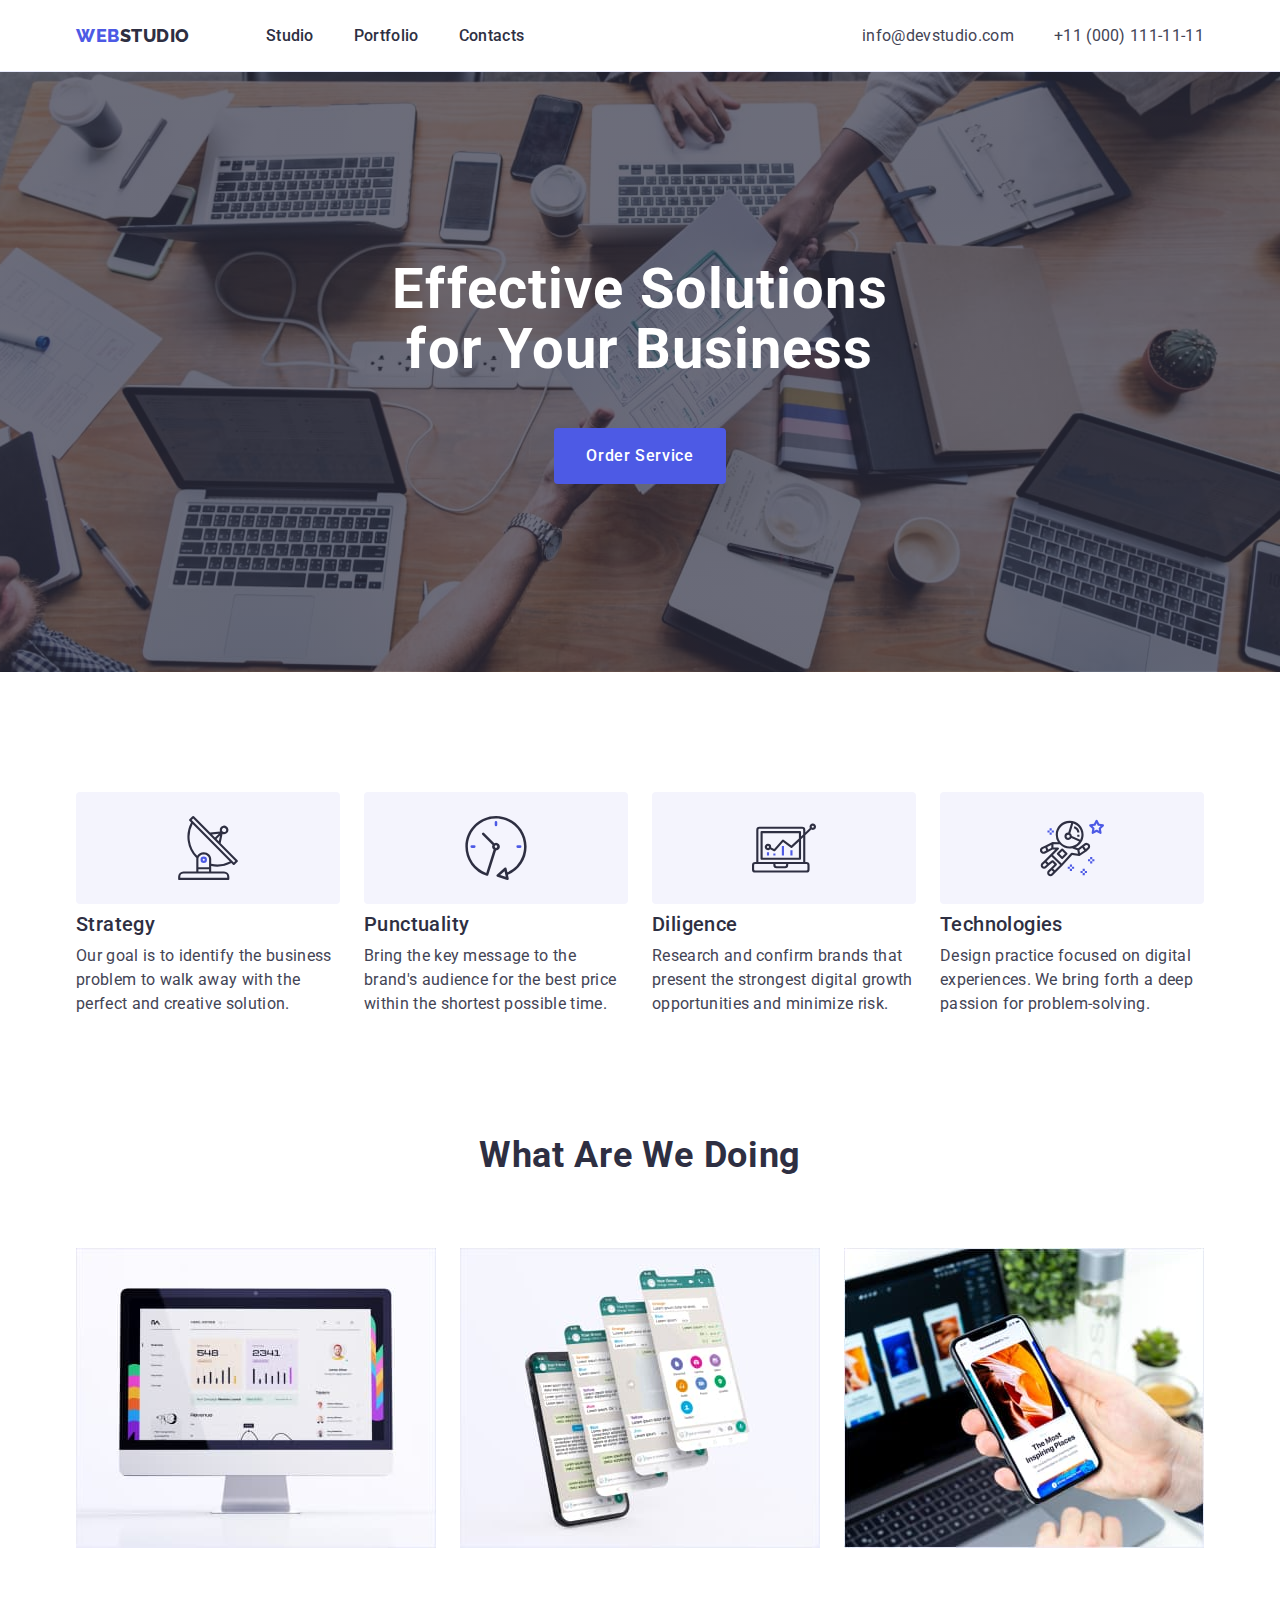
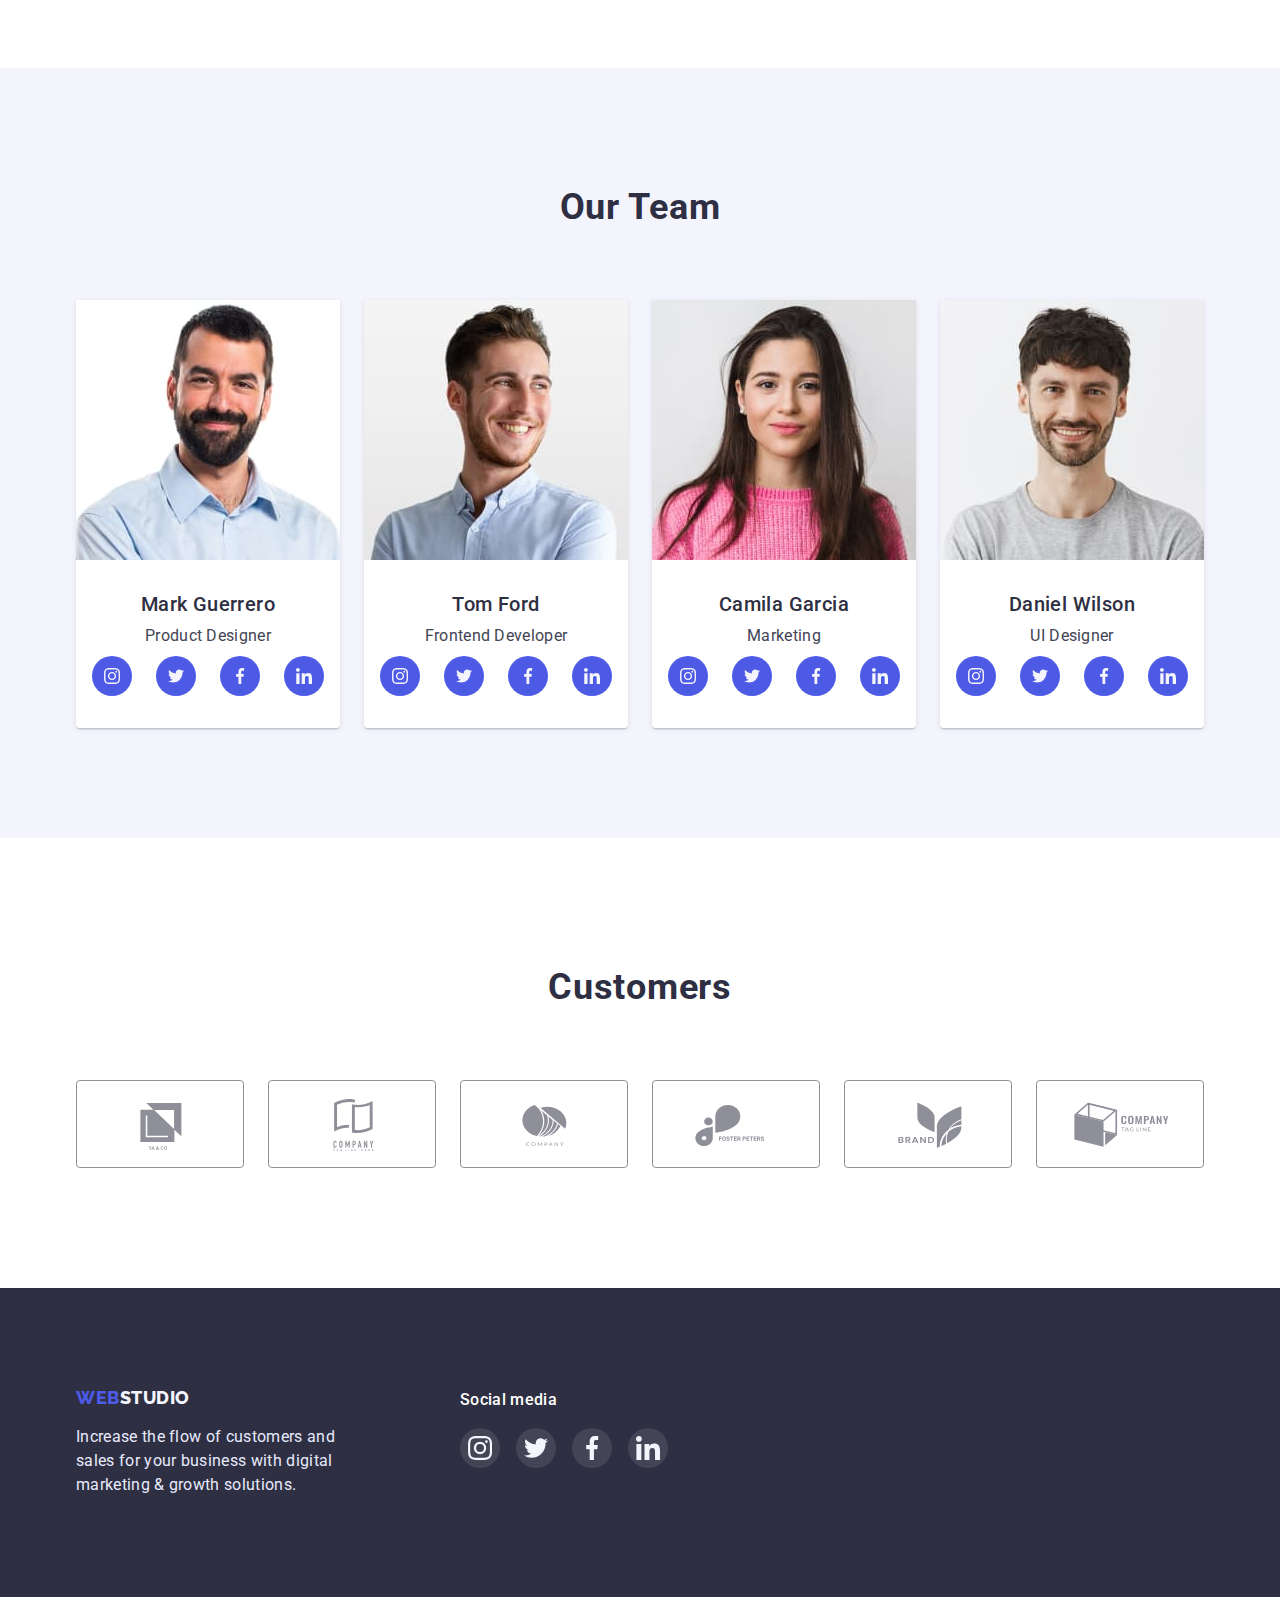
<file: index.html>
<!DOCTYPE html>
<html lang="en">
<head>
    <meta charset="UTF-8">
    <meta http-equiv="X-UA-Compatible" content="IE=edge">
    <meta name="viewport" content="width=device-width, initial-scale=1.0">
    <title>Document</title>
    <link rel="stylesheet" href="https://cdn.jsdelivr.net/npm/modern-normalize@1.1.0/modern-normalize.min.css">
    <link rel="preconnect" href="https://fonts.googleapis.com">
    <link rel="preconnect" href="https://fonts.gstatic.com" crossorigin>
    <link href="https://fonts.googleapis.com/css2?family=Raleway:wght@800&family=Roboto:wght@400;500;700&display=swap"
        rel="stylesheet">
    <link rel="stylesheet" href="./css/styles.css">
</head>
<body>
    <header class="header">
        <div class="container header-container">
           <nav class="nav-wrapper">
               <div><a href="./index.html" class="logo link"><span class="logo-text">WEB</span>STUDIO</a></div>
                         <ul class="nav-block">
                            <li><a href="./index.html" class="nav-link link">Studio</a></li>
                            <li><a href="./portfolio.html" class="nav-link link">Portfolio</a></li>
                            <li><a href="" class="nav-link link">Contacts</a></li>
                         </ul>
           </nav>
        <address>
            <ul class="address-block">
                <li><a href="mailto:info@devstudio.com" class="contacts-link link">info@devstudio.com</a></li>
                <li><a href="tel:+110001111111" class="contacts-link link">+11 (000) 111-11-11</a></li>
            </ul>
        </address>
        </div>
    </header>    
        <main>
                <section class="hero">
                    <div class="container">
                    <h1 class="hero-title">Effective Solutions for Your Business</h1>
                    <button type="button" class="order">Order Service</button>
                    </div>
                </section>
            <section class="section benefits">
                <div class="container">
                <h2 class="visually-hidden">Benefits</h2>
                <ul class="benefits-list">
                    <li class="benefits-item">
                        <div class="benefits-image">
                            <svg class="benefits-icon" width="64" height="64">
                                <use href="./images/icons.svg#icon-antenna"></use>
                            </svg>
                        </div>
                        <h3 class="section-subtitle">Strategy</h3>
                        <p class="section-text">Our goal is to identify the business problem to walk away with the perfect and creative solution.</p>
                    </li>
                    <li class="benefits-item">
                        <div class="benefits-image">
                            <svg class="benefits-icon" width="64" height="64">
                                <use href="./images/icons.svg#icon-clock"></use>
                            </svg>
                        </div>
                        <h3 class="section-subtitle">Punctuality</h3>
                        <p class="section-text">Bring the key message to the brand's audience for the best price within the shortest possible time.</p>
                    </li>
                    <li class="benefits-item">
                        <div class="benefits-image">
                            <svg class="benefits-icon" width="64" height="64">
                                <use href="./images/icons.svg#icon-diagram"></use>
                            </svg>
                        </div>
                        <h3 class="section-subtitle">Diligence</h3>
                        <p class="section-text">Research and confirm brands that present the strongest digital growth opportunities and minimize risk.</p>
                    </li>
                    <li class="benefits-item">
                        <div class="benefits-image">
                            <svg class="benefits-icon" width="64" height="64">
                                <use href="./images/icons.svg#icon-astronaut"></use>
                            </svg>
                        </div>
                        <h3 class="section-subtitle">Technologies</h3>
                        <p class="section-text">Design practice focused on digital experiences. We bring forth a deep passion for problem-solving.</p>
                    </li>
                </ul>
                </div>
            </section>
            <section class="section">
                <div class="container">
                <h2 class="section-title">What are we doing</h2>
                <ul class="what-list">
                    <li class="list-item"><img src="./images/img-1.jpg" alt="monitor" width="360" height="300"></li>
                    <li class="list-item"><img src="./images/img-2.jpg" alt="protective glasses" width="360" height="300"></li>
                    <li class="list-item"><img src="./images/img-3.jpg" alt="phone in hand" width="360" height="300"></li>
                </ul>
                </div>
            </section>
            <section class="section team">
                <div class="container">
                <h2 class="section-title">Our Team</h2>
                <ul class="team-list">
                    <li class="box-content">
                        <img src="./images/mark-guerrero.jpg" alt="first employee" width="264" height="260">
                        <div class="card-content">
                            <h3 class="section-subtitle">Mark Guerrero</h3>
                        <p class="section-text team-text">Product Designer</p>
                        <ul class="social-flex">
                         <li class="social-item">
                            <a class="link socials-link"
                             href="https://www.instagram.com/"
                             aria-label="Instagram"
                             target="_blank"
                             rel="noopener noreferrer">
                            <svg class="team-icon" width="16" height="16">
                                <use href="./images/icons.svg#icon-instagram"></use>
                            </svg>
                            </a>
                         </li>
                         <li class="social-item">
                            <a class="link socials-link" 
                            href="https://twitter.com/" 
                            aria-label="Twitter" 
                            target="_blank" 
                            rel="noopener noreferrer">
                                <svg class="team-icon" width="16" height="16">
                                    <use href="./images/icons.svg#icon-twitter"></use>
                                </svg>
                            </a>
                         </li>
                         <li class="social-item">
                            <a class="link socials-link" 
                            href="https://www.facebook.com/" 
                            aria-label="Facebook" 
                            target="_blank" 
                            rel="noopener noreferrer">
                                <svg class="team-icon" width="16" height="16">
                                    <use href="./images/icons.svg#icon-facebook"></use>
                                </svg>
                            </a>
                         </li>
                         <li class="social-item">
                            <a class="link socials-link" 
                            href="https://www.linkedin.com/" aria-label="Linkedin" target="_blank" rel="noopener noreferrer">
                                <svg class="team-icon" width="16" height="16">
                                    <use href="./images/icons.svg#icon-linkedin"></use>
                                </svg>
                            </a>
                         </li>
                        </ul>
                        </div>    
                    </li>
                    <li class="box-content">
                        <img src="./images/tom-ford.jpg" alt="second employee" width="264" height="260">
                        <div class="card-content">
                            <h3 class="section-subtitle">Tom Ford</h3>
                            <p class="section-text team-text">Frontend Developer</p>
                            <ul class="social-flex">
                                <li class="social-item">
                                    <a class="link socials-link" 
                                    href="https://www.instagram.com/" 
                                    aria-label="Instagram" 
                                    target="_blank" 
                                    rel="noopener noreferrer">
                                        <svg class="team-icon" width="16" height="16">
                                            <use href="./images/icons.svg#icon-instagram"></use>
                                        </svg>
                                    </a>
                                </li>
                                <li class="social-item">
                                    <a class="link socials-link" href="https://twitter.com/" aria-label="Twitter" target="_blank" rel="noopener noreferrer">
                                        <svg class="team-icon" width="16" height="16">
                                            <use href="./images/icons.svg#icon-twitter"></use>
                                        </svg>
                                    </a>
                                </li>
                                <li class="social-item">
                                    <a class="link socials-link" href="https://www.facebook.com/" aria-label="Facebook" target="_blank" rel="noopener noreferrer">
                                        <svg class="team-icon" width="16" height="16">
                                            <use href="./images/icons.svg#icon-facebook"></use>
                                        </svg>
                                        </a>
                                </li>
                                <li class="social-item">
                                    <a class="link socials-link" href="https://www.linkedin.com/" aria-label="Linkedin" target="_blank" rel="noopener noreferrer">
                                        <svg class="team-icon" width="16" height="16">
                                            <use href="./images/icons.svg#icon-linkedin"></use>
                                        </svg>
                                    </a>
                                </li>
                            </ul>
                        </div>
                    </li>
                    <li class="box-content">
                        <img src="./images/camila-garcia.jpg" alt="third employee" width="264" height="260">
                        <div class="card-content">
                            <h3 class="section-subtitle">Camila Garcia</h3>
                            <p class="section-text team-text">Marketing</p>
                            <ul class="social-flex">
                                <li class="social-item">
                                    <a class="link socials-link" href="https://www.instagram.com/" aria-label="Instagram" target="_blank" rel="noopener noreferrer">
                                        <svg class="team-icon" width="16" height="16">
                                            <use href="./images/icons.svg#icon-instagram"></use>
                                        </svg>
                                    </a>
                                </li>
                                <li class="social-item">
                                    <a class="link socials-link" href="https://twitter.com/" aria-label="Twitter" target="_blank" rel="noopener noreferrer">
                                        <svg class="team-icon" width="16" height="16">
                                            <use href="./images/icons.svg#icon-twitter"></use>
                                        </svg>
                                    </a>
                                </li>
                                <li class="social-item">
                                <a class="link socials-link" href="https://www.facebook.com/" aria-label="Facebook" target="_blank" rel="noopener noreferrer">
                                    <svg class="team-icon" width="16" height="16">
                                        <use href="./images/icons.svg#icon-facebook"></use>
                                    </svg>
                                    </a>
                                </li>
                                <li class="social-item">
                                    <a class="link socials-link" href="https://www.linkedin.com/" aria-label="Linkedin" target="_blank" rel="noopener noreferrer">
                                        <svg class="team-icon" width="16" height="16">
                                            <use href="./images/icons.svg#icon-linkedin"></use>
                                        </svg>
                                        </a>
                                </li>
                            </ul>
                        </div>
                    </li>
                    <li class="box-content">
                        <img src="./images/daniel-wilson.jpg" alt="fourth employee" width="264" height="260">
                        <div class="card-content">
                            <h3 class="section-subtitle">Daniel Wilson</h3>
                            <p class="section-text team-text">UI Designer</p>
                            <ul class="social-flex">
                                <li class="social-item">
                                    <a class="link socials-link" href="https://www.instagram.com/" aria-label="Instagram" target="_blank" rel="noopener noreferrer">
                                        <svg class="team-icon" width="16" height="16">
                                            <use href="./images/icons.svg#icon-instagram"></use>
                                        </svg>
                                    </a>
                                </li>
                                <li class="social-item">
                                    <a class="link socials-link" href="https://twitter.com/" aria-label="Twitter" target="_blank" rel="noopener noreferrer">
                                        <svg class="team-icon" width="16" height="16">
                                            <use href="./images/icons.svg#icon-twitter"></use>
                                        </svg>
                                    </a>
                                </li>
                                <li class="social-item">
                                    <a class="link socials-link" href="https://www.facebook.com/" aria-label="Facebook" target="_blank" rel="noopener noreferrer">
                                        <svg class="team-icon" width="16" height="16">
                                            <use href="./images/icons.svg#icon-facebook"></use>
                                        </svg>
                                        </a>
                                </li>
                                <li class="social-item">
                                    <a class="link socials-link" href="https://www.linkedin.com/" aria-label="Linkedin" target="_blank" rel="noopener noreferrer">
                                        <svg class="team-icon" width="16" height="16">
                                            <use href="./images/icons.svg#icon-linkedin"></use>
                                        </svg>
                                        </a>
                                </li>
                            </ul>
                        </div>
                    </li>
                </ul>
                </div>
            </section>
            <section class="section customers-section">
                <div class="container">
                    <h2 class="section-title">Customers</h2>
                    <ul class="customers-wrapper">
                        <li class="customers">
                            <a class="link customers-link" href="" aria-label="YA & CO" target="_blank" rel="noopener noreferrer">
                                <svg class="customers-icon" width="104" height="56">
                                   <use href="./images/icons.svg#icon-client-first"></use>
                                </svg>
                            </a>
                        </li>
                        <li class="customers">
                            <a class="link customers-link" href="" aria-label="COMPANY TAGLINE HERE" target="_blank" rel="noopener noreferrer">
                                <svg class="customers-icon" width="104" height="56">
                                    <use href="./images/icons.svg#icon-client-second"></use>
                                </svg>
                            </a>
                        </li>
                        <li class="customers">
                            <a class="link customers-link" href="" aria-label="COMPANY" target="_blank" rel="noopener noreferrer">
                                <svg class="customers-icon" width="104" height="56">
                                    <use href="./images/icons.svg#icon-client-third"></use>
                                </svg>
                            </a>
                        </li>
                        <li class="customers">
                            <a class="link customers-link" href="" aria-label="FOSTER PETERS" target="_blank" rel="noopener noreferrer">
                                <svg class="customers-icon" width="104" height="56">
                                    <use href="./images/icons.svg#icon-client-fourth"></use>
                                </svg>
                            </a>
                        </li>
                        <li class="customers">
                            <a class="link customers-link" href="" aria-label="BRAND" target="_blank" rel="noopener noreferrer">
                                <svg class="customers-icon" width="104" height="56">
                                    <use href="./images/icons.svg#icon-client-fifth"></use>
                                </svg>
                            </a>
                        </li>
                        <li class="customers">
                            <a class="link customers-link" href="" aria-label="COMPANY TAG LINE" target="_blank" rel="noopener noreferrer">
                                <svg class="customers-icon" width="104" height="56">
                                    <use href="./images/icons.svg#icon-client-sixth"></use>
                                </svg>
                            </a>
                        </li>
                    </ul>
                </div>
            </section>
        </main>
        <footer class="footer">
            <div class="container footer-box">
            <div class="footer-content">
                <a href="./index.html" class="logo-1 link"><span class="logo-text">WEB</span>STUDIO</a>
                <p class="footer-text">Increase the flow of customers and sales for your business with digital marketing & growth solutions.</p>
            </div>
            <div>
                <h3 class="footer-social">Social media</h3>
            <ul class="social-flex">
                <li class="footer-item">
                    <a class="link footer-link" href="https://www.instagram.com/" aria-label="Instagram" target="_blank"
                        rel="noopener noreferrer">
                        <svg class="team-icon" width="24" height="24">
                            <use href="./images/icons.svg#icon-instagram"></use>
                        </svg>
                    </a>
                </li>
                <li class="footer-item">
                    <a class="link footer-link" href="https://twitter.com/" aria-label="Twitter" target="_blank"
                        rel="noopener noreferrer">
                        <svg class="team-icon" width="24" height="24">
                            <use href="./images/icons.svg#icon-twitter"></use>
                        </svg>
                    </a>
                </li>
                <li class="footer-item">
                    <a class="link footer-link" href="https://www.facebook.com/" aria-label="Facebook" target="_blank"
                        rel="noopener noreferrer">
                        <svg class="team-icon" width="24" height="24">
                            <use href="./images/icons.svg#icon-facebook"></use>
                        </svg>
                    </a>
                </li>
                <li class="footer-item">
                    <a class="link footer-link" href="https://www.linkedin.com/" aria-label="Linkedin" target="_blank"
                        rel="noopener noreferrer">
                        <svg class="team-icon" width="24" height="24">
                            <use href="./images/icons.svg#icon-linkedin"></use>
                        </svg>
                    </a>
                </li>
            </ul>
            </div>
            </div>
        </footer>
</body>
</html>
</file>
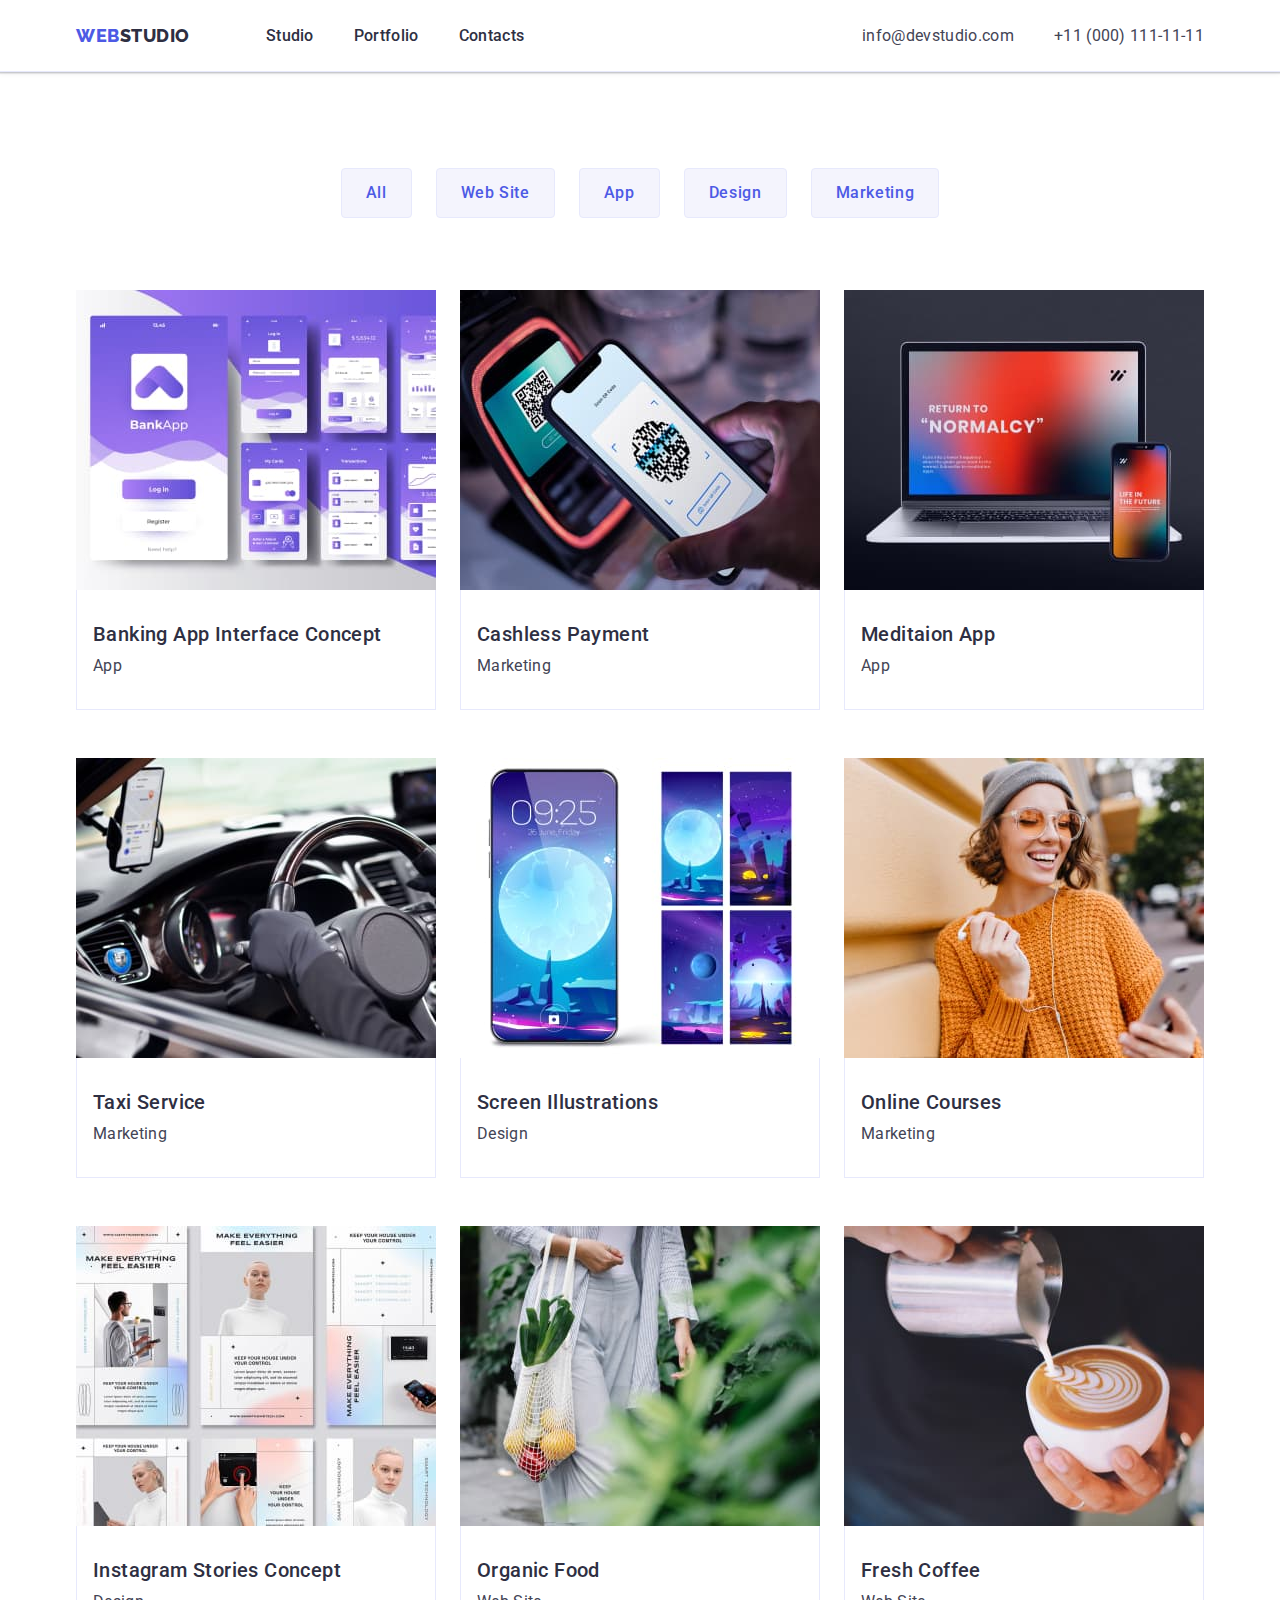
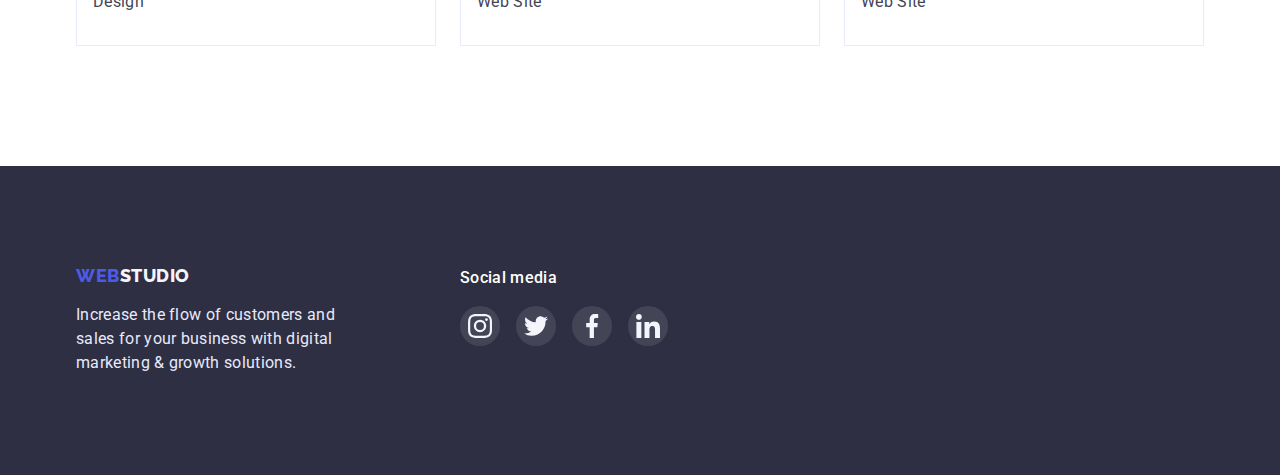
<file: portfolio.html>
<!DOCTYPE html>
<html lang="en">
<head>
    <meta charset="UTF-8">
    <meta http-equiv="X-UA-Compatible" content="IE=edge">
    <meta name="viewport" content="width=device-width, initial-scale=1.0">
    <title>Document</title>
    <link rel="stylesheet" href="https://cdn.jsdelivr.net/npm/modern-normalize@1.1.0/modern-normalize.min.css">
    <link rel="preconnect" href="https://fonts.googleapis.com">
    <link rel="preconnect" href="https://fonts.gstatic.com" crossorigin>
    <link href="https://fonts.googleapis.com/css2?family=Raleway:wght@800&family=Roboto:wght@400;500;700&display=swap"
        rel="stylesheet">
    <link rel="stylesheet" href="./css/styles.css">
</head>
<body>
    <header class="header">
        <div class="container header-container">
            <nav class="nav-wrapper">
                <div><a href="./index.html" class="logo link"><span class="logo-text">WEB</span>STUDIO</a></div>
                    <ul class="nav-block">
                        <li><a href="./index.html" class="nav-link link">Studio</a></li>
                        <li><a href="./portfolio.html" class="nav-link link">Portfolio</a></li>
                        <li><a href="" class="nav-link link">Contacts</a></li>
                    </ul>
            </nav>
        <address>
            <ul class="address-block">
                <li><a href="mailto:info@devstudio.com" class="contacts-link link">info@devstudio.com</a></li>
                <li><a href="tel:+110001111111" class="contacts-link link">+11 (000) 111-11-11</a></li>
            </ul>
        </address>
        </div>
    </header>
    <main>
        <section class="section portfolio-section">
            <div class="container">
            <h1 class="visually-hidden">Portfolio</h1>
            <ul class="flex-button">
                <li><button type="button" class="button">All</button></li>
                <li><button type="button" class="button">Web Site</button></li>
                <li><button type="button" class="button">App</button></li>
                <li><button type="button" class="button">Design</button></li>
                <li><button type="button" class="button">Marketing</button></li>
            </ul>
            <ul class="flex-list">
                <li>
                    <a class="portfolio-link link" href="" aria-label="Banking App Interface Concept" target="_blank"
                            rel="noopener noreferrer">
                        <img src="./images/example-1.jpg" alt="Banking App screens" width="360" height="300">
                        <div class="portfolio-card">
                            <h2 class="section-subtitle">Banking App Interface Concept</h2>
                            <p class="section-text">App</p>
                        </div>
                    </a>
                </li>
                <li>
                    <a class="portfolio-link link" href="" aria-label="Cashless Payment" target="_blank"
                            rel="noopener noreferrer">
                        <img src="./images/example-2.jpg" alt="QR code and phone" width="360" height="300">
                        <div class="portfolio-card">
                            <h2 class="section-subtitle">Cashless Payment</h2>
                            <p class="section-text">Marketing</p>
                        </div>
                    </a>
                </li>
                <li>
                    <a class="portfolio-link link" href="" aria-label="Meditaion App" target="_blank"
                            rel="noopener noreferrer">
                        <img src="./images/example-3.jpg" alt="laptop and phone" width="360" height="300">
                        <div class="portfolio-card">
                            <h2 class="section-subtitle">Meditaion App</h2>
                            <p class="section-text">App</p>
                        </div>
                    </a>
                </li>
                <li>
                    <a class="portfolio-link link" href="" aria-label="Taxi Service" target="_blank"
                            rel="noopener noreferrer">
                        <img src="./images/example-4.jpg" alt="car" width="360" height="300">
                        <div class="portfolio-card">
                            <h2 class="section-subtitle">Taxi Service</h2>
                            <p class="section-text">Marketing</p>
                        </div>
                    </a>
                </li>
                <li>
                    <a class="portfolio-link link" href="" aria-label="Screen Illustrations" target="_blank"
                            rel="noopener noreferrer">
                        <img src="./images/example-5.jpg" alt="phone and screens" width="360" height="300">
                        <div class="portfolio-card">
                            <h2 class="section-subtitle">Screen Illustrations</h2>
                            <p class="section-text">Design</p>
                        </div>
                    </a>
                </li>
                <li>
                    <a class="portfolio-link link" href="" aria-label="Online Courses" target="_blank"
                            rel="noopener noreferrer">
                        <img src="./images/example-6.jpg" alt="girl with phone" width="360" height="300">
                        <div class="portfolio-card">
                            <h2 class="section-subtitle">Online Courses</h2>
                            <p class="section-text">Marketing</p>
                        </div>
                    </a>
                </li>
                <li>
                    <a class="portfolio-link link" href="" aria-label="Instagram Stories Concept" target="_blank"
                            rel="noopener noreferrer">
                        <img src="./images/example-7.jpg" alt="examples of stories" width="360" height="300">
                        <div class="portfolio-card">
                            <h2 class="section-subtitle">Instagram Stories Concept</h2>
                            <p class="section-text">Design</p>
                        </div>
                    </a>
                </li>
                <li>
                    <a class="portfolio-link link" href="" aria-label="Organic Food" target="_blank"
                            rel="noopener noreferrer">
                        <img src="./images/example-8.jpg" alt="food in a bag" width="360" height="300">
                        <div class="portfolio-card">
                            <h2 class="section-subtitle">Organic Food</h2>
                            <p class="section-text">Web Site</p>
                        </div>
                    </a>
                </li>
                <li>
                    <a class="portfolio-link link" href="" aria-label="Fresh Coffee" target="_blank"
                            rel="noopener noreferrer">
                        <img src="./images/example-9.jpg" alt="a cup of coffee" width="360" height="300">
                        <div class="portfolio-card">
                            <h2 class="section-subtitle">Fresh Coffee</h2>
                            <p class="section-text">Web Site</p>
                        </div>
                    </a>
                </li>
            </ul>
            </div>
        </section>
    </main>
    <footer class="footer">
        <div class="container footer-box">
            <div class="footer-content">
                <a href="./index.html" class="logo-1 link"><span class="logo-text">WEB</span>STUDIO</a>
                <p class="footer-text">Increase the flow of customers and sales for your business with digital marketing &
                    growth solutions.</p>
            </div>
            <div>
                <h3 class="footer-social">Social media</h3>
                <ul class="social-flex">
                    <li class="footer-item">
                        <a class="link footer-link" href="https://www.instagram.com/" aria-label="Instagram" target="_blank"
                            rel="noopener noreferrer">
                            <svg class="team-icon" width="24" height="24">
                                <use href="./images/icons.svg#icon-instagram"></use>
                            </svg>
                        </a>
                    </li>
                    <li class="footer-item">
                        <a class="link footer-link" href="https://twitter.com/" aria-label="Twitter" target="_blank"
                            rel="noopener noreferrer">
                            <svg class="team-icon" width="24" height="24">
                                <use href="./images/icons.svg#icon-twitter"></use>
                            </svg>
                        </a>
                    </li>
                    <li class="footer-item">
                        <a class="link footer-link" href="https://www.facebook.com/" aria-label="Facebook" target="_blank"
                            rel="noopener noreferrer">
                            <svg class="team-icon" width="24" height="24">
                                <use href="./images/icons.svg#icon-facebook"></use>
                            </svg>
                        </a>
                    </li>
                    <li class="footer-item">
                        <a class="link footer-link" href="https://www.linkedin.com/" aria-label="Linkedin" target="_blank"
                            rel="noopener noreferrer">
                            <svg class="team-icon" width="24" height="24">
                                <use href="./images/icons.svg#icon-linkedin"></use>
                            </svg>
                        </a>
                    </li>
                </ul>
            </div>
        </div>
    </footer>
</body>
</html>
</file>
<file: css/styles.css>
:root {
    --primary-bgc-color: #fff;
    --secondary-bgc-color: #2E2F42;
    --third-bgc-color: #F4F4FD;
    --primary-text-color: #2E2F42;
    --secondary-text-color: #434455;
    --hero-text-color: #fff;
    --web-logo-color: #4D5AE5;
    --nav-active-color: #404BBF;
    --footer-studio-color: #F4F4FD;
    --footer-text-color: #E7E9FC;
    --order-button-color: #4D5AE5;
    --order-text-color: #FFF;
    --order-active-button-color: #404BBF;
    --buttons-bgc-color: #F4F4FD;
    --buttons-text-color: #4D5AE5;
    --buttons-active-bgc-color: #404BBF;
    --buttons-active-text-color: #fff;
    --border-customers-color: #8E8F99;
    --footer-second-bgc: #31D0AA;
}

/*reset start*/

h1,
h2,
h3,
h4,
h5,
h6,
p {
    margin: 0;
}

ul {
    margin: 0;
    padding: 0;
    list-style-type: none;
}

.visually-hidden {
    position: absolute;
    width: 1px;
    height: 1px;
    margin: -1px;
    border: 0;
    padding: 0;

    white-space: nowrap;
    clip-path: inset(100%);
    clip: rect(0 0 0 0);
    overflow: hidden;
}

body {
    background-color: var(--primary-bgc-color);
    color: var(--primary-text-color);

    font-family: 'Roboto', sans-serif;
    font-size: 16px;
}

img {
    display: block;
}

/*Studio page start*/

/*Header start*/

.header {
    padding-top: 24px;
    padding-bottom: 23px;
    border-bottom: 1px solid #E7E9FC;
    box-shadow: 0px 2px 1px rgba(46, 47, 66, 0.08), 0px 1px 1px rgba(46, 47, 66, 0.16), 0px 1px 6px rgba(46, 47, 66, 0.08);
}

.container {
    width: 1158px;
    padding-left: 15px;
    padding-right: 15px;
    margin-left: auto;
    margin-right: auto;
}

.header-container {
    display: flex;
    align-items: center;
}

/*Nav start*/

.nav-wrapper {
    display: flex;
    margin-right: auto;
    align-items: center;
}

.logo {
    margin-right: 76px;
    color: var(--primary-text-color);
    font-family: 'Raleway', sans-serif;
    letter-spacing: 0.03em;
    font-weight: 800;
    font-size: 18px;
    line-height: 1.33;
    padding: 24px 0;
}

.link {
    text-decoration: none;
    color: currentColor;
}

.logo-text {
    color: var(--web-logo-color);
}

.nav-block {
    display: flex;
    gap: 40px;
}

.nav-link {
    padding-top: 24px;
    padding-bottom: 24px;
    color: var(--primary-text-color);
    font-weight: 500;
    line-height: 1.5;
    letter-spacing: 0.02em;
}

.nav-link:hover,
.nav-link:focus {
    color: var(--nav-active-color);
}

/*Nav end*/

/*Addres start*/

.address-block {
    display: flex;
    gap: 40px;
}

.contacts-link {
    padding-top: 24px;
    padding-bottom: 24px;
    color: var(--secondary-text-color);
    line-height: 1.5;
    letter-spacing: 0.02em;
    font-style: normal;
}

.contacts-link:hover,
.contacts-link:focus {
    color: var(--nav-active-color);
}

/*Addres end*/

/*Header end*/



/*Studio main start*/

/*Hero start*/

.hero {
    padding: 188px 0;
    background-color: var(--secondary-bgc-color);
    max-width: 1440px;
    margin-right: auto;
    margin-left: auto;
    background-image: linear-gradient(rgba(46, 47, 66, 0.7), rgba(46, 47, 66, 0.7)),
    url(../images/hero-image.jpg);
    background-repeat: no-repeat;
    background-position: center;
    background-size: cover;
}

.hero-title {
    width: 496px;
    margin-right: auto;
    margin-left: auto;
    margin-bottom: 48px;
    color: var(--hero-text-color);
    font-size: 56px;
    line-height: 1.07;
    text-align: center;
    letter-spacing: 0.02em;
}

.order {
    display: block;
    margin-left: auto;
    margin-right: auto;
    padding: 16px 32px;
    border-radius: 4px;
    border: 0;
    background-color: var(--order-button-color);
    color: var(--order-text-color);
    letter-spacing: 0.04em;
    font-weight: 500;
    line-height: 1.5;
}

.order:hover,
.order:focus {
    background-color: var(--order-active-button-color);
    color: var(--order-text-color);
    cursor: pointer;
}

/*Hero end*/

/*Benefits start*/

.section {
    padding-top: 120px;
    padding-bottom: 120px;
}

.section.benefits {
    padding-bottom: 0;
}

.benefits-list {
    display: flex;
}

.benefits-item {
    width: 264px;
}

.benefits-item:not(:last-child) {
    margin-right: 24px;
}

.benefits-image {
    display: flex;
    justify-content: center;
    align-items: center;
    height: 112px;
    background-color: var(--buttons-bgc-color);
    border-radius: 4px;
    margin-bottom: 8px;
}

.section-subtitle {
    margin-bottom: 8px;
    font-weight: 500;
    font-size: 20px;
    line-height: 1.2;
    letter-spacing: 0.02em;
}

.section-text {
    color: var(--secondary-text-color);
    line-height: 1.5;
    letter-spacing: 0.02em;
}

/*Benefits end*/

/*What Are We Doing start*/

.section-title {
    font-size: 36px;
    line-height: 1.11;
    text-align: center;
    letter-spacing: 0.02em;
    text-transform: capitalize;
    margin-bottom: 72px;
}

.what-list {
    display: flex;
    margin-right: auto;
    margin-left: auto;
}

.list-item:not(:last-child) {
    margin-right: 24px;
}

/*What Are We Doing end*/

/*Our team start*/

.section.team {
    padding-bottom: 110px;
    background-color: var(--third-bgc-color);
}

.team-list {
    display: flex;
}

.box-content {
    box-shadow: 0px 1px 6px rgba(46, 47, 66, 0.08),
    0px 1px 1px rgba(46, 47, 66, 0.16),
    0px 2px 1px rgba(46, 47, 66, 0.08);
    border-radius: 0px 0px 4px 4px;
}

.box-content:not(:last-child) {
    margin-right: 24px;
}

.card-content {
    text-align: center;
    padding-left: 16px;
    padding-right: 16px;
    padding-top: 32px;
    padding-bottom: 32px;
    border-radius: 0px 0px 4px 4px;
    background-color: var(--primary-bgc-color);
}

.team-text {
    margin-bottom: 8px;
}

.social-flex {
    display: flex;
}

.social-item:not(:last-child) {
    margin-right: 24px;
}

.socials-link {
    display: flex;
    align-items: center;
    justify-content: center;
    width: 40px;
    height: 40px;
    border-radius: 50%;
    background-color: var(--order-button-color);
}

.socials-link:hover,
.socials-link:focus {
    background-color: var(--buttons-active-bgc-color);
    cursor: pointer;
}

.team-icon {
    fill: var(--buttons-bgc-color);
}

/*Our team end*/

/*Customers start*/

.section.customers-section {
    padding-top: 130px;
}

.customers-wrapper {
    display: flex;
    gap: 24px;
    margin-left: auto;
    margin-right: auto;
}

.customers {
    width: 168px;
}

.customers-link {
    fill: var(--border-customers-color);
    display: flex;
    align-items: center;
    justify-content: center;
    width: 100%;
    height: 88px;
    border: 1px solid var(--border-customers-color);
    border-radius: 4px;
}

.customers-link:hover,
.customers-link:focus {
    border-color: var(--buttons-active-bgc-color);
}

.customers-link:hover .customers-icon,
.customers-link:focus .customers-icon {
    fill: var(--buttons-active-bgc-color);
    border-color: var(--buttons-active-bgc-color);
}

/*Customers end*/

/*Studio main end*/



/*Footer start*/

.footer {
    padding-top: 100px;
    padding-bottom: 100px;
    background-color: var(--secondary-bgc-color);
}

.footer-box {
    display: flex;
}

.footer-content {
    width: 264px;
    margin-right: 120px;
}

.logo-1 {
    display: inline-block;
    margin-bottom: 16px;
    color: var(--footer-studio-color);
    font-family: 'Raleway', sans-serif;
    letter-spacing: 0.03em;
    font-weight: 800;
    font-size: 18px;
    line-height: 1.16;
}

.footer-text {
    color: var(--footer-text-color);
    line-height: 1.5;
    letter-spacing: 0.02em;
}

.footer-social {
    font-weight: 500;
    font-size: 16px;
    line-height: 1.5;
    color: var(--hero-text-color);
    margin-bottom: 16px;
    letter-spacing: 0.02em;
}

.footer-item:not(:last-child) {
    margin-right: 16px;
}

.footer-link {
    display: flex;
    align-items: center;
    justify-content: center;
    width: 40px;
    height: 40px;
    border-radius: 50%;
    background-color: rgba(255, 255, 255, 0.1);
}

.footer-link:hover,
.footer-link:focus {
    background-color: var(--footer-second-bgc);
}

/*Footer end*/

/*Studio page end*/



/*Portfolio page start*/

/*Portfolio main start*/

.portfolio-section {
    padding-top: 96px;
}

.flex-button {
    display: flex;
    justify-content: center;
    gap: 24px;
    margin-bottom: 72px;
}

.button {
    padding: 12px 24px;
    background-color: var(--buttons-bgc-color);
    color: var(--buttons-text-color);
    letter-spacing: 0.04em;
    font-weight: 500;
    line-height: 1.5;
    border: 1px solid var(--footer-text-color);
    border-radius: 4px;
}

.button:hover,
.button:focus {
    background-color: var(--buttons-active-bgc-color);
    color: var(--buttons-active-text-color);
    cursor: pointer;
    box-shadow: 0px 3px 1px rgba(0, 0, 0, 0.1), 0px 2px 1px rgba(0, 0, 0, 0.08), 0px 2px 2px rgba(0, 0, 0, 0.12);
}

.flex-list {
    display: flex;
    justify-content: space-between;
    flex-wrap: wrap;
    row-gap: 48px;
    column-gap: 24px;
}

.portfolio-link:hover {
    display: block;
    box-shadow: 0px 1px 6px rgba(46, 47, 66, 0.08), 0px 1px 1px rgba(46, 47, 66, 0.16), 0px 2px 1px rgba(46, 47, 66, 0.08);
}

.portfolio-card {
    padding-left: 16px;
    padding-right: 16px;
    padding-top: 32px;
    padding-bottom: 31px;
    border-bottom: 1px solid var(--footer-text-color);
    border-right: 1px solid var(--footer-text-color);
    border-left: 1px solid var(--footer-text-color);
}

/*Portfolio main end*/

/*Portfolio page end*/
</file>
